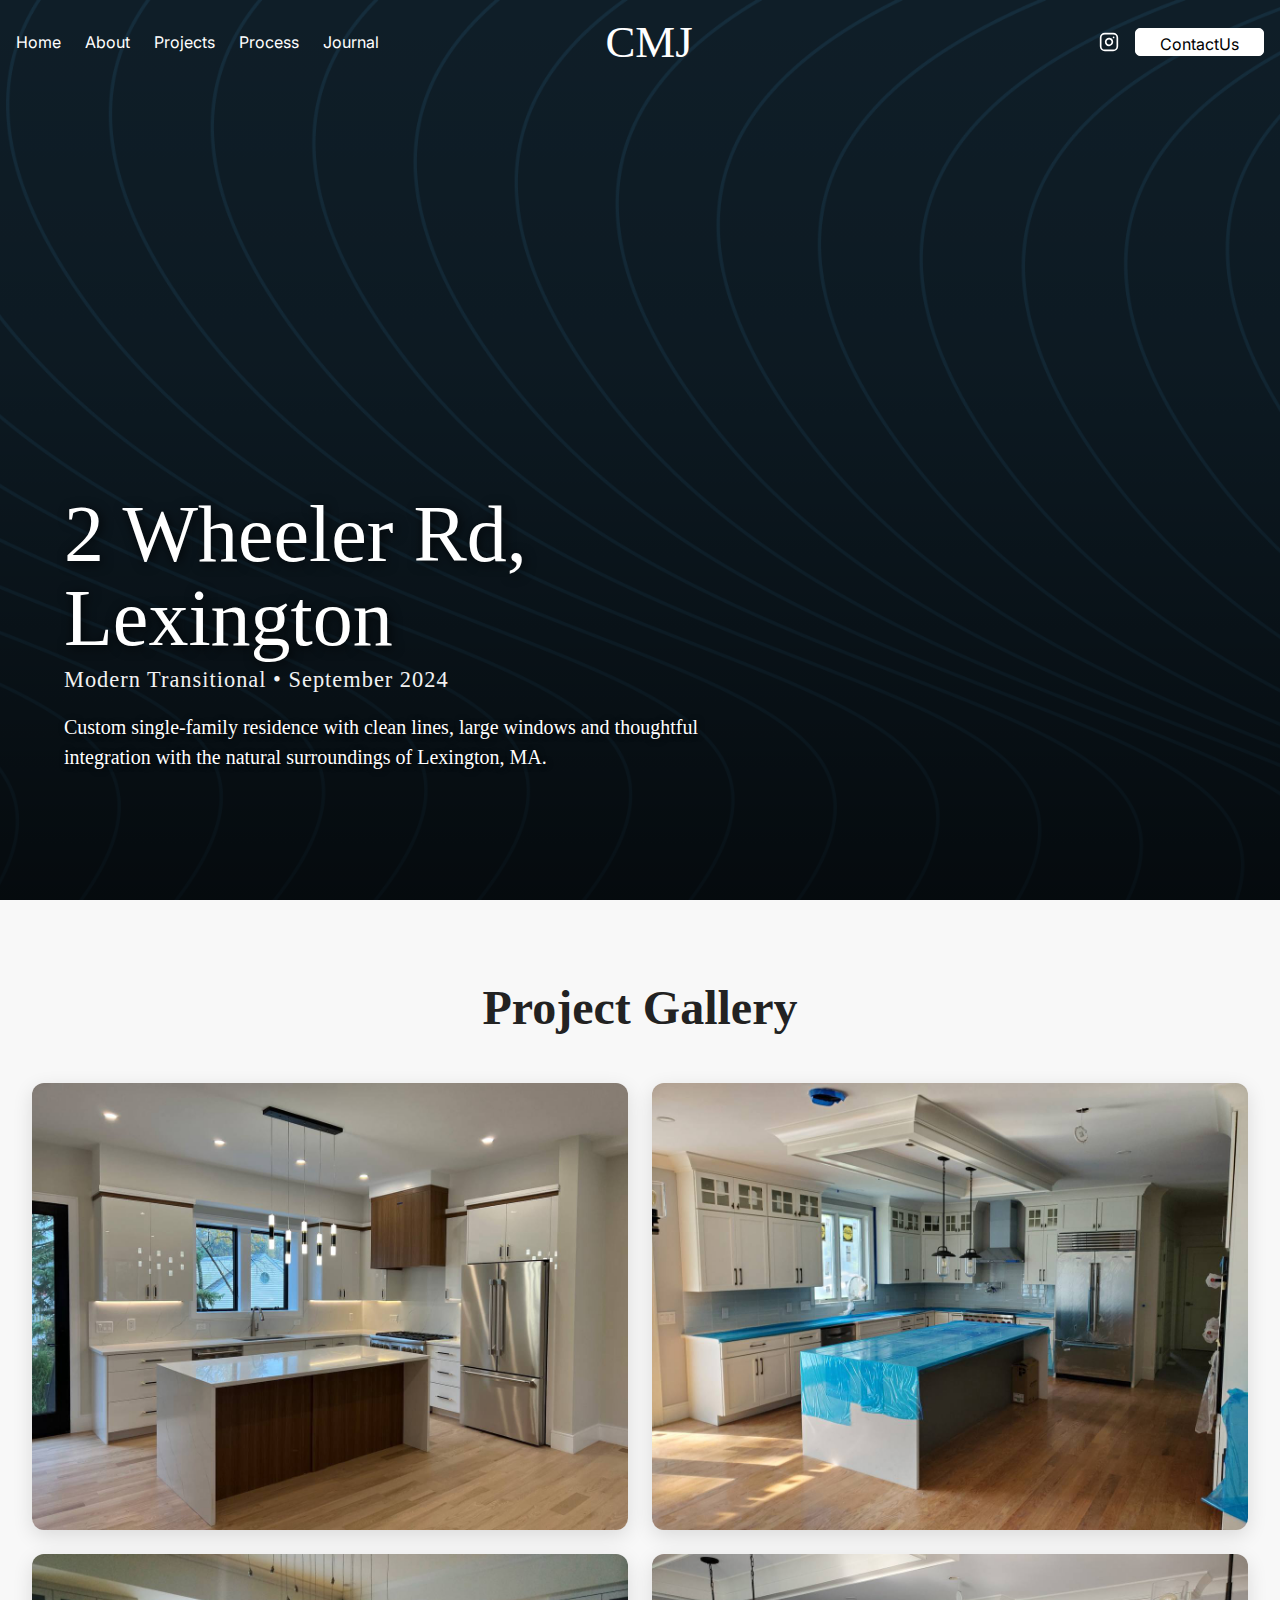
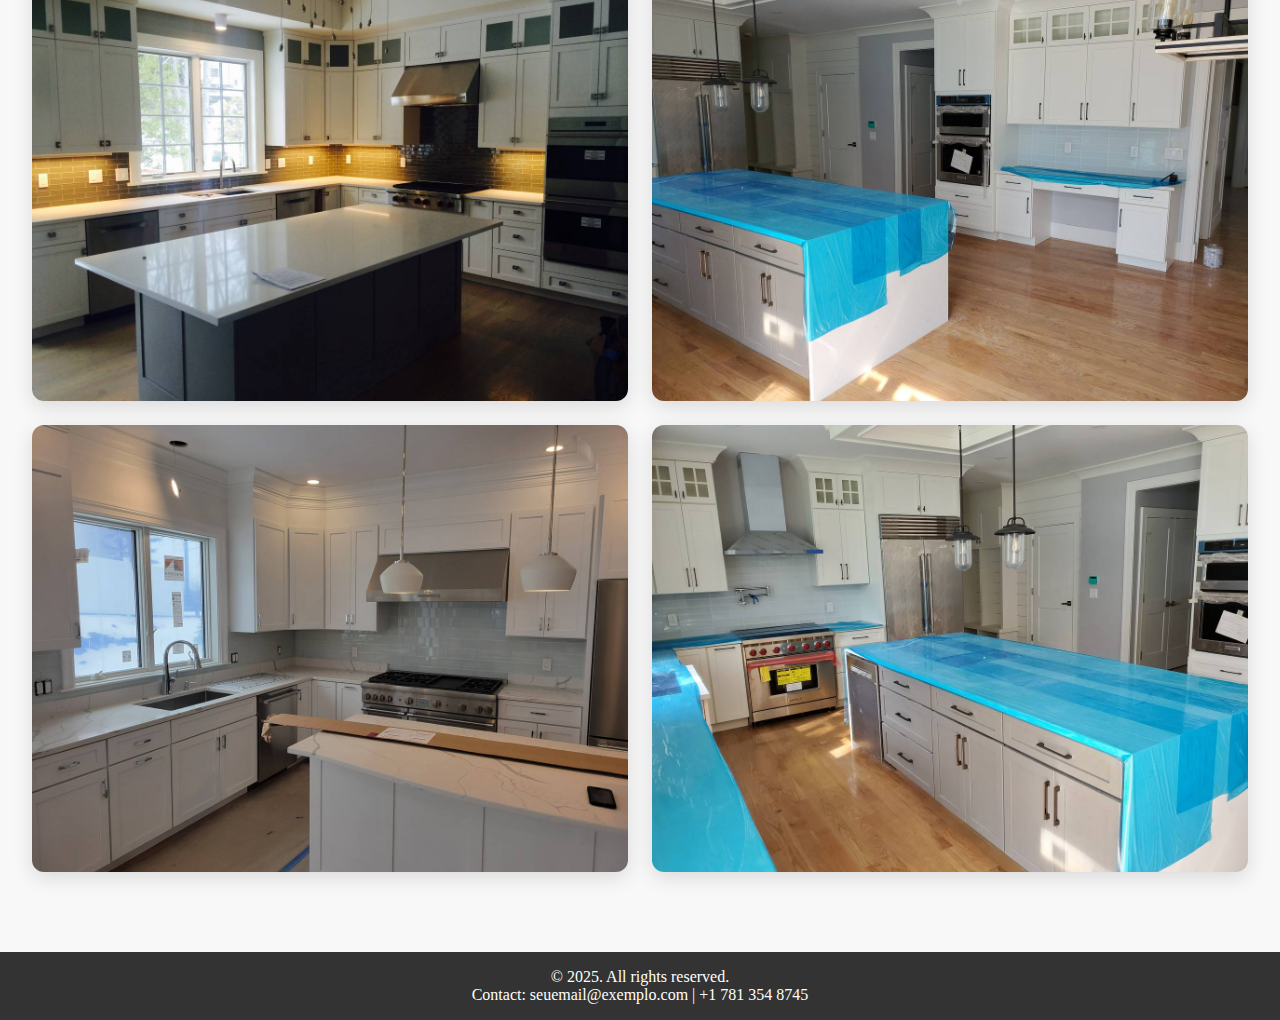
<file: Projeto Tie/trabalho1.html>
<!DOCTYPE html>
<html lang="pt-BR">
<head>
    <meta charset="UTF-8">
    <meta name="viewport" content="width=1440">
    <title>2 Wheeler Rd, Lexington - CMJ Contractor</title>
    <link rel="stylesheet" href="styles.css">
    <link href="https://fonts.googleapis.com/css2?family=Inter:wght@400;700&display=swap" rel="stylesheet">
</head>
<body>

    <!-- Header igual ao index.html e about.html -->
    <div class="navegacao">
        <nav class="nav-esquerda">
            <ul>
                <li><a href="index.html">Home</a></li>
                <li><a href="about.html">About</a></li>
                <li><a href="index.html#projects">Projects</a></li>
                <li><a href="index.html#process">Process</a></li>
                <li><a href="index.html#journal">Journal</a></li>
            </ul>
        </nav>
        <div class="logo-centro">
            <h1>CMJ</h1>
        </div>
        <div class="nav-direita">
            <a href="https://instagram.com/cmj_contractor" target="_blank" class="icone-instagram">
                <!-- mesmo SVG do Instagram -->
                <svg xmlns="http://www.w3.org/2000/svg" width="24" height="24" viewBox="0 0 24 24" fill="none" stroke="white" stroke-width="2" stroke-linecap="round" stroke-linejoin="round">
                    <rect x="2" y="2" width="20" height="20" rx="5" ry="5"></rect>
                    <path d="M16 11.37A4 4 0 1 1 12.63 8 4 4 0 0 1 16 11.37z"></path>
                    <line x1="17.5" y1="6.5" x2="17.51" y2="6.5"></line>
                </svg>
            </a>
            <a href="https://wa.me/17813548745?text=Hello,%20I%20came%20from%20your%20website%20and%20would%20like%20more%20information!" target="_blank" class="botao">
                <span data-text="C">C</span><span data-text="o">o</span><span data-text="n">n</span><span data-text="t">t</span><span data-text="a">a</span><span data-text="c">c</span><span data-text="t">t</span><span data-text=" "> </span><span data-text="U">U</span><span data-text="s">s</span>
            </a>
        </div>
    </div>

    <!-- Foto de capa grande (substitui o vídeo) -->
    <section id="project-hero">
    <div class="hero-image">
        <img src="fotos/Journal+Background.png" alt="2 Wheeler Rd - Capa">
    </div>
    
    <div class="hero-overlay">
        <div class="hero-content">
            <h1>2 Wheeler Rd,<br>Lexington</h1>
            <p class="project-meta">Modern Transitional • September 2024</p>
            <p class="project-desc">
                Custom single-family residence with clean lines, large windows and 
                thoughtful integration with the natural surroundings of Lexington, MA.
            </p>
        </div>
    </div>
</section>

    <!-- Galeria de fotos do projeto -->
    <section id="project-gallery">
        <h2>Project Gallery</h2>
        <div class="gallery-grid">
            <div class="gallery-item">
                <img src="fotos/Trabalho 1/photo_2026-01-17_16-50-14.jpg" alt="Fachada frontal">
            </div>
            <div class="gallery-item">
                <img src="fotos/Trabalho 1/photo_2026-01-17_16-49-19.jpg" alt="Sala de estar integrada">
            </div>
            <div class="gallery-item">
                <img src="fotos/Trabalho 1/photo_2026-01-17_16-50-12 (2).jpg" alt="Cozinha moderna">
            </div>
            <div class="gallery-item">
                <img src="fotos/Trabalho 1/photo_2026-01-17_16-50-12.jpg" alt="Quarto principal">
            </div>
            <div class="gallery-item">
                <img src="fotos/Trabalho 1/photo_2026-01-17_16-50-13 (2).jpg" alt="Banheiro com acabamentos premium">
            </div>
            <div class="gallery-item">
                <img src="fotos/Trabalho 1/photo_2026-01-17_16-50-13.jpg" alt="Área externa / deck">
            </div>
            <!-- Adicione quantas quiser -->
        </div>
    </section>

    <!-- Rodapé igual -->
    <footer>
        <p>© 2025. All rights reserved.</p>
        <p>Contact: seuemail@exemplo.com | +1 781 354 8745</p>
    </footer>

    <script src="script.js"></script>
</body>
</html>
</file>
<file: Projeto Tie/styles.css>
/* Reset básico */
* {
    margin: 0;
    padding: 0;
    box-sizing: border-box;
}

body {
    margin: 0;
    padding: 0;
    overflow-x: hidden;
}

/* Navegação Fixa no Topo */
.navegacao {
    color: white;
    padding: 1rem;
    width: 100%;
    z-index: 1000;
    display: flex;
    justify-content: space-between;
    align-items: center;
    font-family: 'Inter', sans-serif;
    position: absolute;
    top: 0;
    left: 0;
    background-color: transparent;
}

/* Navegação à Esquerda */
.nav-esquerda ul {
    list-style: none;
    display: flex;
    gap: 1.5rem;
}

.nav-esquerda a {
    color: white;
    text-decoration: none;
    font-size: 1rem;
    transition: color 0.3s;
}

.nav-esquerda a:hover {
    color: #ddd;
}

/* Logo/Texto no Centro */
.logo-centro h1 {
    font-size: 2.8rem;
    font-weight: 200;
    font-family: "EB Garamond", serif;
    margin-right: 180px;
}

/* Navegação à Direita */
.nav-direita {
    display: flex;
    gap: 1rem;
    align-items: center;
}

/* Ícone do Instagram */
.icone-instagram {
    display: inline-flex;
    width: 20px;
    height: 20px;
    transition: transform 0.3s;
}

/* SVG DENTRO DO ÍCONE - TAMANHO REDUZIDO PROPORCIONALMENTE */
.icone-instagram svg {
    width: 100%; /* Ocupa 100% do container (18px) */
    height: 100%;
    stroke: white; /* Corrige a cor do ícone */
    transition: all 0.3s;
}

.icone-instagram:hover svg {
    stroke: #ddd;
    transform: scale(1.1); /* Efeito de zoom suave */
}

.icone-instagram:hover {
    transform: scale(1.1);
}

/* Botão "Contact Us" com efeito de hodômetro suave */
.botao {
    color: black;
    background-color: white;
    text-decoration: none;
    padding: 0 1.5rem;
    border: 1px solid white;
    border-radius: 5px;
    font-size: 1rem;
    display: inline-flex;
    align-items: center;
    justify-content: center;
    position: relative;
    overflow: hidden;
    height: 1.8rem;
    line-height: normal;
    transition: background-color 0.3s ease;
}

.botao span {
    display: inline-block;
    position: relative;
    height: 100%;
    line-height: 1.8rem;
    vertical-align: top;
    transform: translateY(0.05rem);
}

.botao span::after {
    content: attr(data-text);
    position: absolute;
    top: 100%;
    left: 0;
    width: 100%;
    height: 100%;
    line-height: 1.8rem;
}

/* Animação de entrada (hover) */
.botao:hover span {
    animation: rise-up 1.2s cubic-bezier(0.19, 1, 0.22, 1) forwards;
}

/* Animação de saída (mouseout) */
.botao:not(:hover) span {
    animation: fall-down 1.2s cubic-bezier(0.19, 1, 0.22, 1) forwards;
}

/* Delays para entrada (do início ao fim) */
.botao:hover span:nth-child(1) { animation-delay: 0.00s; } /* C */
.botao:hover span:nth-child(2) { animation-delay: 0.08s; } /* o */
.botao:hover span:nth-child(3) { animation-delay: 0.16s; } /* n */
.botao:hover span:nth-child(4) { animation-delay: 0.24s; } /* t */
.botao:hover span:nth-child(5) { animation-delay: 0.32s; } /* a */
.botao:hover span:nth-child(6) { animation-delay: 0.40s; } /* c */
.botao:hover span:nth-child(7) { animation-delay: 0.48s; } /* t */
.botao:hover span:nth-child(8) { animation-delay: 0.56s; } /* (espaço) */
.botao:hover span:nth-child(9) { animation-delay: 0.64s; } /* U */
.botao:hover span:nth-child(10) { animation-delay: 0.72s; } /* s */

/* Delays para saída (do fim ao início) */
.botao:not(:hover) span:nth-child(10) { animation-delay: 0.00s; } /* s */
.botao:not(:hover) span:nth-child(9) { animation-delay: 0.08s; } /* U */
.botao:not(:hover) span:nth-child(8) { animation-delay: 0.16s; } /* (espaço) */
.botao:not(:hover) span:nth-child(7) { animation-delay: 0.24s; } /* t */
.botao:not(:hover) span:nth-child(6) { animation-delay: 0.32s; } /* c */
.botao:not(:hover) span:nth-child(5) { animation-delay: 0.40s; } /* a */
.botao:not(:hover) span:nth-child(4) { animation-delay: 0.48s; } /* t */
.botao:not(:hover) span:nth-child(3) { animation-delay: 0.56s; } /* n */
.botao:not(:hover) span:nth-child(2) { animation-delay: 0.64s; } /* o */
.botao:not(:hover) span:nth-child(1) { animation-delay: 0.72s; } /* C */

/* Keyframes para animação */
@keyframes rise-up {
    0% { transform: translateY(0); }
    100% { transform: translateY(-1.8rem); }
}

@keyframes fall-down {
    0% { transform: translateY(-1.8rem); }
    100% { transform: translateY(0); }
}

/* Seção com Vídeo de Fundo */
#inicio {
    position: relative;
    height: 120vh;
    overflow: hidden;
    border-bottom-left-radius: 20px;
    border-bottom-right-radius: 20px;
    margin-top: 0;
}

#video-fundo {
    position: absolute;
    top: 0;
    left: 0;
    width: 100%;
    height: 100%;
    object-fit: cover;
    z-index: -1;
}

.conteudo-sobre-video {
    position: relative;
    z-index: 1;
    color: white;
    text-align: left;
    top: 80%;
    transform: translateY(-50%);
    padding: 2rem;
    border-radius: 8px;
}

.conteudo-sobre-video h2 {
    font-size: 70px;
    line-height: 0.8;
    font-family: "EB Garamond", serif;
    font-weight: 200;
}

.conteudo-sobre-video p {
    font-size: 15px;
    margin-top: 30px;
    letter-spacing: 0.5px;
    line-height: 1;
}

.conteudo-sobre-video button {
    text-decoration: none;
    padding: 0.3rem 1.5rem;
    border: 1px solid white;
    border-radius: 5px;
    font-size: 1rem;
    margin-top: 20px;
    font-family: Arial;
}

#sobre p{
    text-align: left;
    font-size: 14px;
    margin-left: 14px;
}

#sobre h2 {
    font-size: 40px;
    line-height: 0.8;
    font-family: "Boldonse", system-ui;
    font-weight: 400;
    text-align: left;
    margin-left: 11px;

}

.projectview {
    display: inline-block;
    background-color: #f0f0f0; /* Cinza claro */
    color: #333; /* Texto escuro para contraste */
    text-decoration: none;
    padding: 0.1rem 1.5rem;
    border: 1px solid #ddd; /* Borda sutil */
    border-radius: 5px;
    font-size: 0.9rem;
    font-family: 'Inter', sans-serif;
    transition: all 0.3s ease;
    margin-top: 1.5rem; /* Espaço acima do botão */
    text-transform: uppercase; /* Opcional: mantém o padrão de outros botões */
    letter-spacing: 0.5px;
    align-self: flex-start;
    margin-left: 0;
}

.projectview:hover {
    background-color: #e0e0e0; /* Cinza um pouco mais escuro no hover */
    color: #000;
    transform: translateY(-2px); /* Efeito de levitação sutil */
    box-shadow: 0 2px 5px rgba(0,0,0,0.1); /* Sombra suave */
}

/* Outras seções */
main {
    margin-top: 70px;
}

section {
    padding: 2rem;
    text-align: center;
}

.galeria {
    display: flex;
    justify-content: center;
    gap: 2rem;
    margin-top: 2rem;
    flex-wrap: wrap;
    margin-top: -20px;
}

.galeria img {
    width: 400px;
    height: 400px;
    object-fit: cover;
    border-radius: 8px;
    box-shadow: 0 4px 8px rgba(0,0,0,0.1);
    transition: transform 0.3s ease;
}

/* CORREÇÃO: Especificidade aumentada para o título da galeria */
.galeria-item h2 {
    margin-top: 0.8rem;
    text-align: left;
    font-family: "EB Garamond", serif;
    font-size: 1.8rem; /* Alterado para rem (equivalente a ~28-30px) */
    color: black;
    letter-spacing: 0.3px;
    padding: 0 0.5rem;
    max-width: 100%;
    font-weight: 400; /* Adicionado para consistência */
    line-height: 1.3; /* Melhora a legibilidade */
}

/* CORREÇÃO: Descrição com especificidade clara */
.galeria-item p.galeria-descricao {
    margin-top: 0.5rem;
    text-align: left;
    font-family: 'Inter', sans-serif;
    color: black;
    font-size: 0.8rem;
    padding: 0 0.5rem;
    max-width: 100%;
    line-height: 0.9;
    align-items: flex-start;
}

.botao-container {
    width: 100%;
    text-align: left;
}

#fotofundo {
    position: relative;
    width: 100%;
    height: 100vh;
    overflow: hidden;
}

.imagem-fundo {
    position: absolute;
    width: 100%;
    height: 100%;
}

.imagem-fundo img {
    width: 100%;
    height: 100%;
    object-fit: cover;
    object-position: center;
}

.conteudo-sobre-imagem {
    position: absolute;
    top: 70%;
    left: 7%;
    transform: translateY(-50%);
    z-index: 2;
    color: white;
    width: 80%;
    max-width: 600px;
    padding-right: 20px;
    display: flex;
    flex-direction: column;
    align-items: flex-start;
}


.conteudo-sobre-imagem a {
    margin-left: 0;
    text-decoration: none;
}

.conteudo-sobre-imagem h2 {
    font-size: 3.5rem;
    font-family: "EB Garamond", serif;
    font-weight: 400;
    margin-bottom: 1rem;
    text-shadow: 2px 2px 4px rgba(0,0,0,0.5);
    line-height: 1.2;
    text-align: left;
    margin-bottom: 5px;
}

.conteudo-sobre-imagem p {
    font-size: 0.8rem;
    font-family: 'Inter', sans-serif;
    max-width: 600px;
    margin-bottom: 2rem;
    text-shadow: 1px 1px 3px rgba(0,0,0,0.8);
    text-align: left; /* Mantém o parágrafo à esquerda */
    margin-bottom: 15px;
}

.botao-saiba-mais {
    background-color: white;
    color: black;
    padding: 12px 24px;
    border: 2px solid white;
    border-radius: 16px;
    text-decoration: none;
    display: inline-block; /* Básico para um botão */
    text-align: center; /* Centraliza horizontalmente */
}

.botao-saiba-mais:hover {
    background-color: rgba(255, 255, 255, 0.3);
    transform: translateY(-1px);
}

.conteudo1 {
    text-align: left;
    margin-bottom: -20px;
    
}

#fotofundo1 {
    width: 100%;
    height: 100vh;
    display: flex;         
    align-items: center;   
    padding-left: 100px;    
    box-sizing: border-box;
    gap: 200px;
    margin-bottom: 80px;
}

#fotofundo1 img {
    height: 98%;
    width: auto;
    border-radius: 20px;
    object-fit: contain;
    margin-top: 100px;
    
}

.conteudo-texto {
    display: flex;
    flex-direction: column;
    align-items: flex-start;
    text-align: left;
    max-width: 450px;

}

.conteudo-texto h1 {
    font-size: 3.5rem;
    font-family: "EB Garamond", serif;
    font-weight: 400;
    margin-bottom: 1rem;
    line-height: 1.2;
    text-align: left;
    margin-bottom: 5px;
    max-width: 450px;
}

.depoimentos {
    display: flex;
    justify-content: center;
    gap: 2rem;
    margin-top: 1rem;
}

.depoimento {
    background-color: #f4f4f4;
    padding: 1rem;
    border-radius: 8px;
    max-width: 300px;
}

footer {
    background-color: #333;
    color: white;
    text-align: center;
    padding: 1rem;
    position: relative;
    bottom: 0;
    width: 100%;
}

#project-hero {
    position: relative;
    width: 100vw;
    height: 100vh;
    margin: 0 !important;
    padding: 0 !important;
    overflow: hidden;
    left: 50%;
    transform: translateX(-50%);
    margin-left: -50vw;
    margin-right: -50vw;
    display: flex;                  /* <--- novo */
    align-items: flex-end;          /* texto no fundo */
}

.hero-image {
    position: absolute;
    inset: 0;
    width: 100%;
    height: 100%;
}

.hero-image img {
    width: 100%;
    height: 100%;
    object-fit: cover;
    object-position: center;
    display: block;
}

.hero-overlay {
    position: absolute;
    inset: 0;
    background: linear-gradient(to top, rgba(0,0,0,0.65) 0%, rgba(0,0,0,0.15) 60%, transparent 100%);
    display: flex;
    align-items: flex-end;
    padding: 0 5% 10% 5%;           /* padding interno: laterais 5%, fundo 10% */
    box-sizing: border-box;
}

.hero-content {
    color: white;
    max-width: 800px;
    width: 100%;
    text-align: left;
}

.hero-content h1 {
    font-family: "EB Garamond", serif;
    font-size: 5rem;
    font-weight: 300;
    line-height: 1.05;
    margin: 0 0 0.4rem 0;
    text-shadow: 2px 2px 12px rgba(0,0,0,0.8);
}

.project-meta {
    font-size: 1.4rem;
    opacity: 0.95;
    margin: 0 0 1.2rem 0;
    letter-spacing: 1px;
}

.project-desc {
    font-size: 1.25rem;
    line-height: 1.5;
    max-width: 680px;
    text-shadow: 1px 1px 6px rgba(0,0,0,0.7);
    margin: 0;
}

/* Galeria do projeto */
#project-gallery {
    padding: 5rem 2rem;
    background: #f8f8f8;
}

#project-gallery h2 {
    font-family: "EB Garamond", serif;
    font-size: 3rem;
    text-align: center;
    margin-bottom: 3rem;
    color: #222;
}

.gallery-grid {
    display: flex;
    flex-wrap: wrap;
    gap: 1.5rem;
    justify-content: center;
}

.gallery-item {
    flex: 1 1 400px;           /* base ~400px, cresce e encolhe */
    max-width: 600px;
    overflow: hidden;
    border-radius: 12px;
    box-shadow: 0 6px 20px rgba(0,0,0,0.12);
    transition: transform 0.3s ease;
}

.gallery-item:hover {
    transform: scale(1.03);
}

.gallery-item img {
    width: 100%;
    height: auto;
    display: block;
    object-fit: cover;
}

/* Responsividade */
/* Responsividade Geral para Celulares (Telas até 768px) */
@media (max-width: 768px) {
    
    /* 1. Ajuste da Navegação */
    .navegacao {
        padding: 1rem;
        flex-wrap: wrap; /* Permite que os itens quebrem linha */
        justify-content: center;
        gap: 1rem;
        position: relative; /* Remove o absolute no mobile para não sobrepor o vídeo */
        background-color: #333; /* Fundo sólido para ler melhor o menu */
    }

    .nav-esquerda ul {
        gap: 0.8rem;
    }

    .logo-centro {
        order: -1; /* Joga a logo para o topo */
        width: 100%;
        text-align: center;
    }

    .logo-centro h1 {
        margin-right: 0;
        font-size: 2rem;
    }

    /* 2. Ajuste do Vídeo de Início */
    #inicio {
        height: 80vh; /* Diminui a altura no celular */
    }

    .conteudo-sobre-video h2 {
        font-size: 3rem;
    }

    /* 3. A Galeria de Projetos (Um embaixo do outro) */
    .galeria {
        flex-direction: column;
        align-items: center;
    }

    .galeria img {
        width: 90vw; /* Imagem ocupa quase a largura toda da tela */
        height: auto;
    }

    /* 4. A SEÇÃO QUE ESTÁVAMOS TRABALHANDO (#fotofundo1) */
    #fotofundo1 {
        flex-direction: column; /* IMAGEM EM CIMA, TEXTO EMBAIXO */
        height: auto; /* Deixa a seção crescer conforme o conteúdo */
        padding: 2rem; /* Diminui o recuo lateral que era de 100px */
        gap: 2rem;
        text-align: center;
    }

    #fotofundo1 img {
        width: 100%; /* Imagem larga no celular */
        height: auto;
        margin-top: 0; /* Remove a margem alta do desktop */
    }

    .conteudo-texto {
        max-width: 100%;
        align-items: center; /* Centraliza o texto no mobile */
        text-align: center;
    }

    .conteudo-texto h1 {
        font-size: 2rem; /* Diminui o título para caber na tela do celular */
    }

    /* 5. Seção de Processo (A que tem imagem de fundo) */
    .conteudo-sobre-image {
        left: 5%;
        width: 90%;
        top: 50%;
    }
}

@media (max-width: 768px) {
    #project-hero {
        height: 100vh;            /* um pouco menor no mobile para não cortar demais */
        margin-left: -50vw;
        margin-right: -50vw;
        left: 50%;
    }

    .hero-overlay {
        padding: 0 6% 12% 6%;       /* mais espaço em baixo no celular */
    }
    
    .hero-content h1 {
        font-size: 3.2rem;          /* menor para caber bem */
        line-height: 1.1;
    }

    .project-meta {
        font-size: 1.1rem;
    }

    .hero-content {
        bottom: 8%;
        left: 4%;
        right: 4%;
    }
    #project-gallery {
        padding: 3rem 1rem;
    }

    .project-desc {
        font-size: 1rem;
    }
}
</file>
